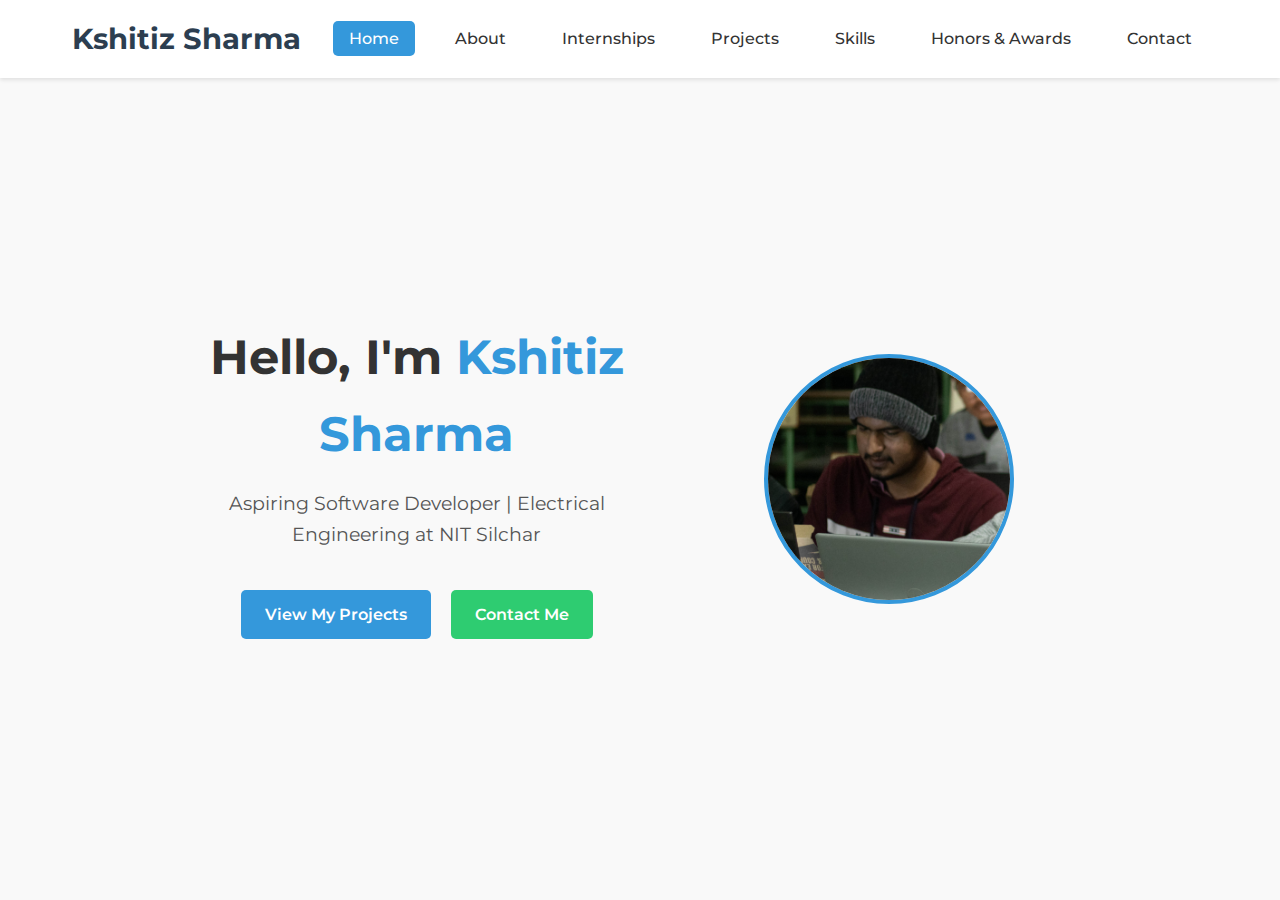
<file: index.html>
<!DOCTYPE html>
<html lang="en">
<head>
  <meta charset="UTF-8" />
  <meta name="viewport" content="width=device-width, initial-scale=1.0" />
  <title>Kshitiz Sharma | Portfolio</title>
  <link rel="stylesheet" href="css/styles.css" />
  <link href="https://fonts.googleapis.com/css2?family=Montserrat:wght@400;700&display=swap" rel="stylesheet">
</head>
<body>

  <!-- Navbar -->
  <header>
    <nav class="navbar">
      <div class="logo">Kshitiz Sharma</div>
      <div class="toggle-btn">
        <span>&#9776;</span>
      </div>
      <ul class="nav-links">
        <li><a href="index.html" class="active">Home</a></li>
        <li><a href="about.html">About</a></li>
        <li><a href="internships.html">Internships</a></li>
        <li><a href="projects.html">Projects</a></li>
        <li><a href="skills.html">Skills</a></li>
        <li><a href="honors.html">Honors & Awards</a></li>
        <li><a href="contact.html">Contact</a></li>
      </ul>
    </nav>
  </header>

  <!-- Hero Section -->
  <section class="hero">
    <div class="hero-content">
      <div class="hero-text">
        <h1>Hello, I'm <span>Kshitiz Sharma</span></h1>
        <p>Aspiring Software Developer | Electrical Engineering at NIT Silchar</p>
        <a href="projects.html" class="btn">View My Projects</a>
        <a href="contact.html" class="btn btn-secondary">Contact Me</a>
      </div>
      <div class="hero-image">
        <img src="images/kshitiz.JPG" alt="Kshitiz Sharma">
      </div>
    </div>
  </section>

  <script src="js/script.js"></script>
</body>
</html>
</file>
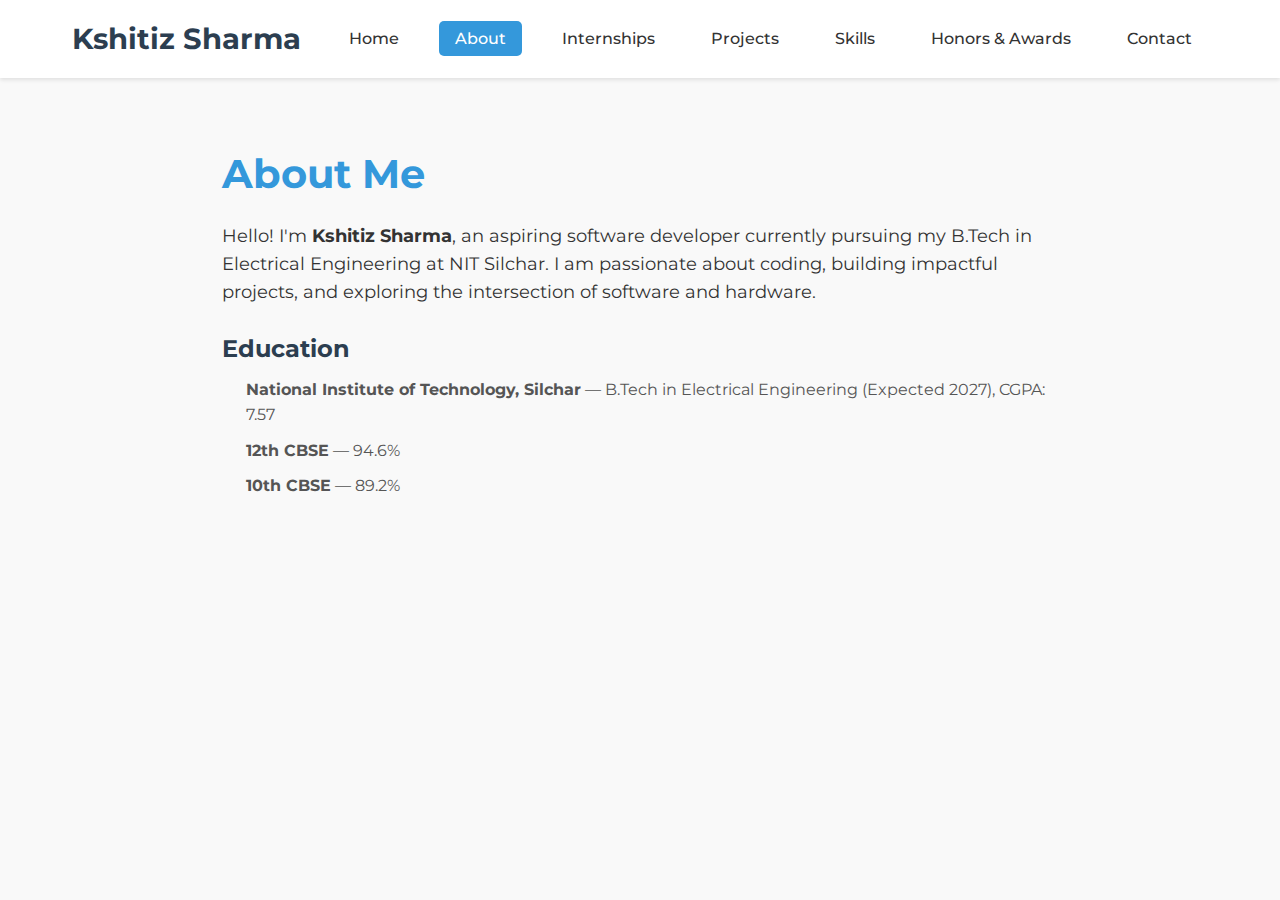
<file: about.html>
<!DOCTYPE html>
<html lang="en">
<head>
  <meta charset="UTF-8" />
  <meta name="viewport" content="width=device-width, initial-scale=1.0" />
  <title>About Me | Kshitiz Sharma</title>
  <link rel="stylesheet" href="css/styles.css" />
  <link href="https://fonts.googleapis.com/css2?family=Montserrat:wght@400;700&display=swap" rel="stylesheet">
</head>
<body>

  <!-- Navbar -->
  <header>
    <nav class="navbar">
      <div class="logo">Kshitiz Sharma</div>
      <div class="toggle-btn">
        <span>&#9776;</span>
      </div>
      <ul class="nav-links">
        <li><a href="index.html">Home</a></li>
        <li><a href="about.html" class="active">About</a></li>
        <li><a href="internships.html">Internships</a></li>
        <li><a href="projects.html">Projects</a></li>
        <li><a href="skills.html">Skills</a></li>
        <li><a href="honors.html">Honors & Awards</a></li>
        <li><a href="contact.html">Contact</a></li>
      </ul>
    </nav>
  </header>

  <!-- About Section -->
  <section class="about">
    <div class="container">
      <h1>About Me</h1>
      <p>Hello! I'm <strong>Kshitiz Sharma</strong>, an aspiring software developer currently pursuing my B.Tech in Electrical Engineering at NIT Silchar. I am passionate about coding, building impactful projects, and exploring the intersection of software and hardware.</p>

      <h2>Education</h2>
      <ul>
        <li><strong>National Institute of Technology, Silchar</strong> — B.Tech in Electrical Engineering (Expected 2027), CGPA: 7.57</li>
        <li><strong>12th CBSE</strong> — 94.6%</li>
        <li><strong>10th CBSE</strong> — 89.2%</li>
      </ul>
    </div>
  </section>

  <script src="js/script.js"></script>
</body>
</html>
</file>
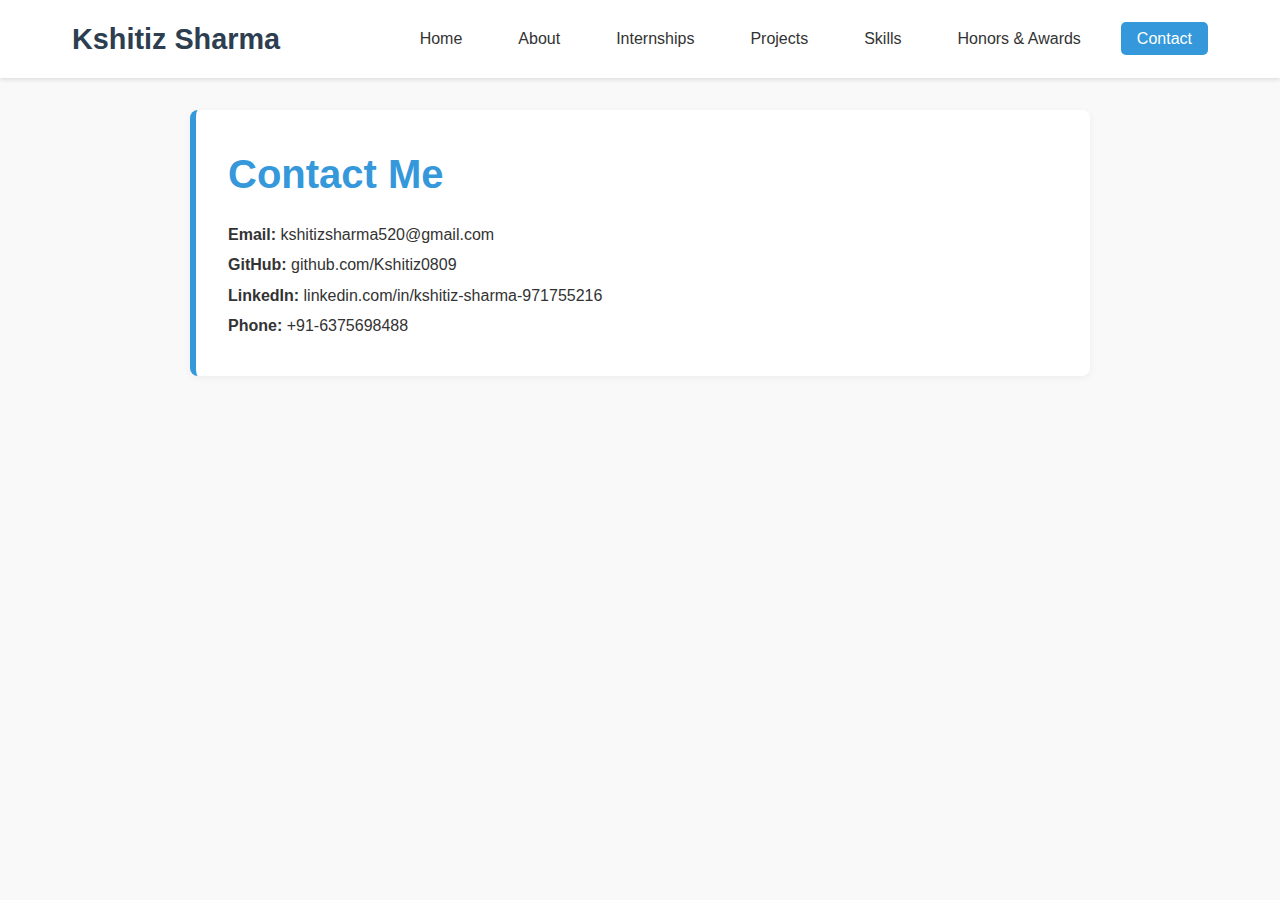
<file: contact.html>
<!DOCTYPE html>
<html lang="en">
<head>
  <meta charset="UTF-8" />
  <meta name="viewport" content="width=device-width, initial-scale=1.0"/>
  <title>Contact | Kshitiz Sharma</title>
  <link rel="stylesheet" href="css/styles.css"/>
</head>
<body>
  <header>
    <nav class="navbar">
      <div class="logo">Kshitiz Sharma</div>
      <div class="toggle-btn"><span>&#9776;</span></div>
      <ul class="nav-links">
        <li><a href="index.html">Home</a></li>
        <li><a href="about.html">About</a></li>
        <li><a href="internships.html">Internships</a></li>
        <li><a href="projects.html">Projects</a></li>
        <li><a href="skills.html">Skills</a></li>
        <li><a href="honors.html">Honors & Awards</a></li>
        <li><a href="contact.html" class="active">Contact</a></li>
      </ul>
    </nav>
  </header>

  <section class="about internship">
    <h1>Contact Me</h1>
    <p><strong>Email:</strong> <a href="mailto:kshitizsharma520@gmail.com">kshitizsharma520@gmail.com</a></p>
    <p><strong>GitHub:</strong> <a href="https://github.com/Kshitiz0809" target="_blank">github.com/Kshitiz0809</a></p>
    <p><strong>LinkedIn:</strong> <a href="https://linkedin.com/in/kshitiz-sharma-971755216" target="_blank">linkedin.com/in/kshitiz-sharma-971755216</a></p>
    <p><strong>Phone:</strong> +91-6375698488</p>
  </section>

  <script src="js/script.js"></script>
</body>
</html>
</file>
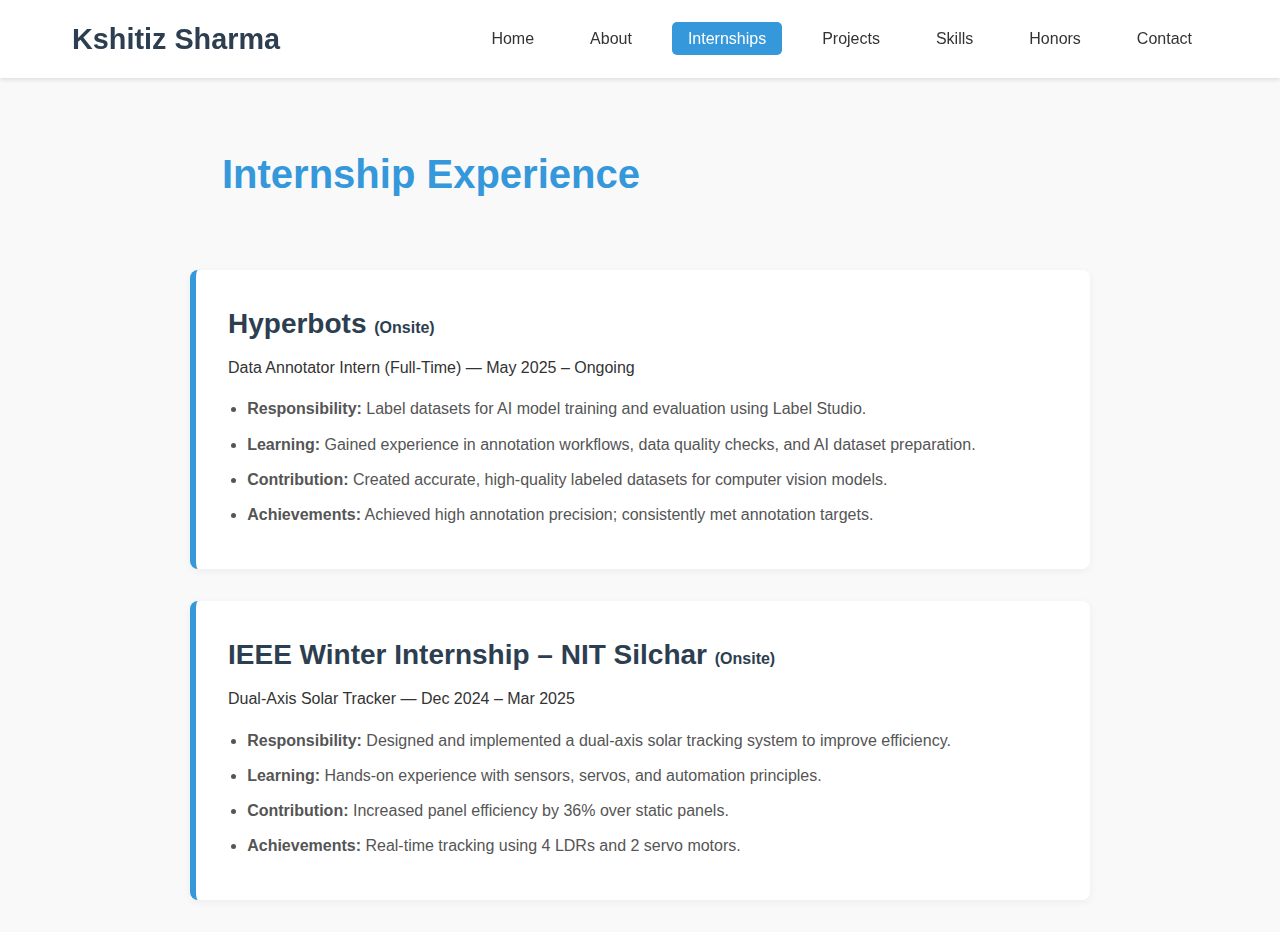
<file: internships.html>
<!DOCTYPE html>
<html lang="en">
<head>
  <meta charset="UTF-8" />
  <meta name="viewport" content="width=device-width, initial-scale=1.0"/>
  <title>Internships | Kshitiz Sharma</title>
  <link rel="stylesheet" href="css/styles.css" />
</head>
<body>

  <!-- Header -->
  <header>
    <nav class="navbar">
      <div class="logo">Kshitiz Sharma</div>
      <div class="toggle-btn">&#9776;</div>
      <ul class="nav-links">
        <li><a href="index.html">Home</a></li>
        <li><a href="about.html">About</a></li>
        <li><a href="internships.html" class="active">Internships</a></li>
        <li><a href="projects.html">Projects</a></li>
        <li><a href="skills.html">Skills</a></li>
        <li><a href="honors.html">Honors</a></li>
        <li><a href="contact.html">Contact</a></li>
      </ul>
    </nav>
  </header>

  <!-- Internships Section -->
  <section class="section internships">
    <div class="container">
      <h1 class="internbhau">Internship Experience</h1>

      <div class="internship">
        <h2>Hyperbots <span class="location">(Onsite)</span></h2>
        <p class="role">Data Annotator Intern (Full-Time) — <span class="date">May 2025 – Ongoing</span></p>
        <ul>
          <li><strong>Responsibility:</strong> Label datasets for AI model training and evaluation using Label Studio.</li>
          <li><strong>Learning:</strong> Gained experience in annotation workflows, data quality checks, and AI dataset preparation.</li>
          <li><strong>Contribution:</strong> Created accurate, high-quality labeled datasets for computer vision models.</li>
          <li><strong>Achievements:</strong> Achieved high annotation precision; consistently met annotation targets.</li>
        </ul>
      </div>

      <div class="internship">
        <h2>IEEE Winter Internship – NIT Silchar <span class="location">(Onsite)</span></h2>
        <p class="role">Dual-Axis Solar Tracker — <span class="date">Dec 2024 – Mar 2025</span></p>
        <ul>
          <li><strong>Responsibility:</strong> Designed and implemented a dual-axis solar tracking system to improve efficiency.</li>
          <li><strong>Learning:</strong> Hands-on experience with sensors, servos, and automation principles.</li>
          <li><strong>Contribution:</strong> Increased panel efficiency by 36% over static panels.</li>
          <li><strong>Achievements:</strong> Real-time tracking using 4 LDRs and 2 servo motors.</li>
        </ul>
      </div>
    </div>
  </section>

  <!-- Script -->
  <script src="js/script.js"></script>
</body>
</html>
</file>
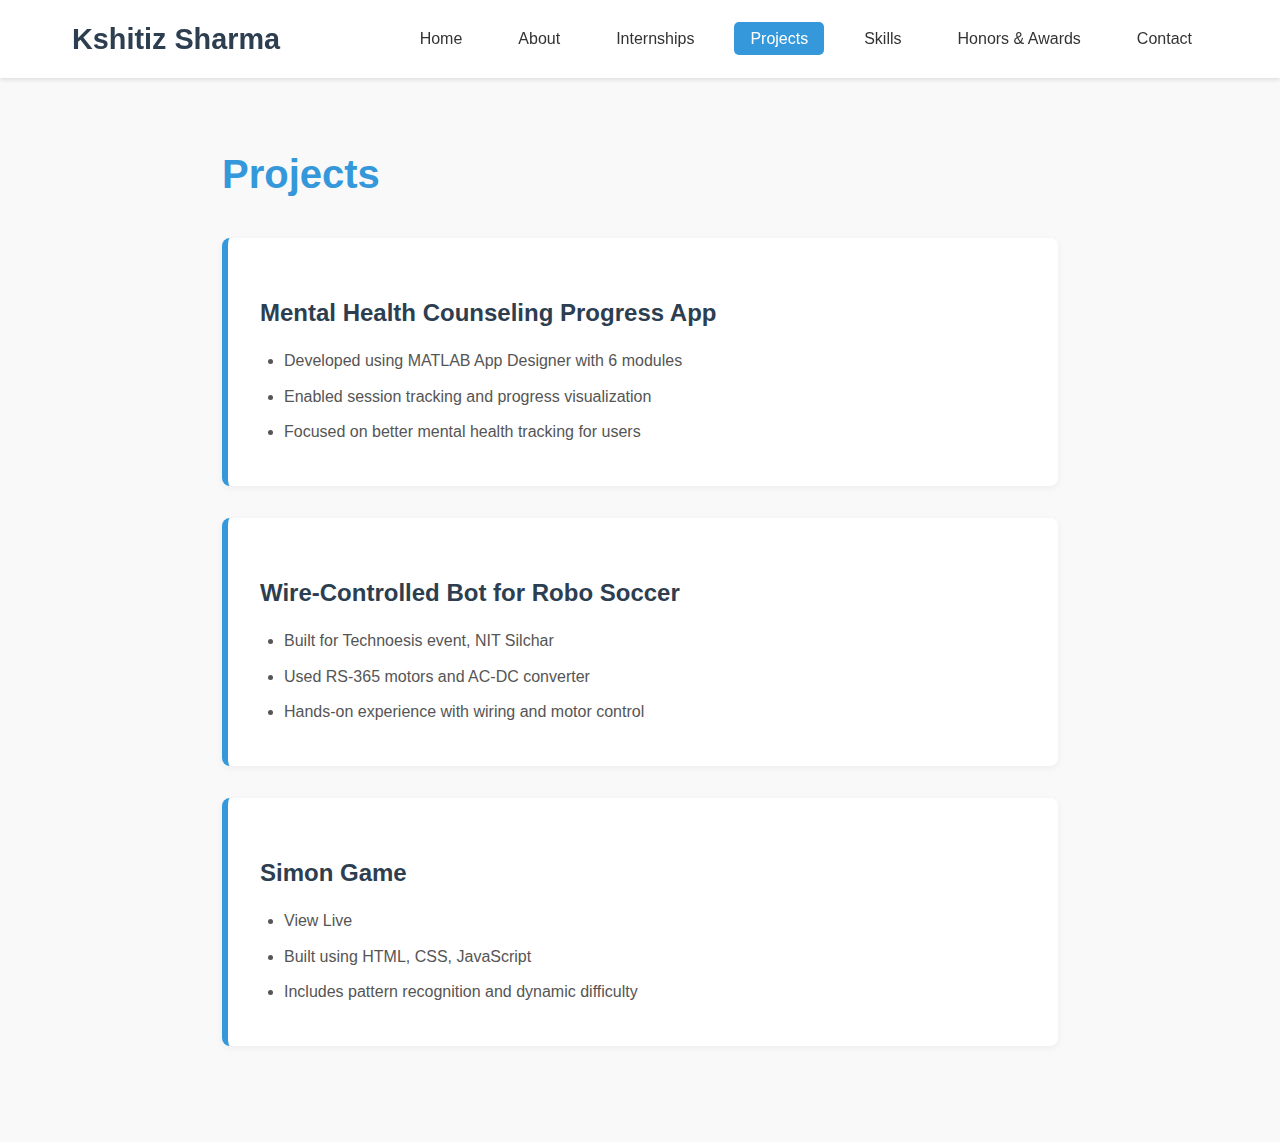
<file: projects.html>
<!DOCTYPE html>
<html lang="en">
<head>
  <meta charset="UTF-8" />
  <meta name="viewport" content="width=device-width, initial-scale=1.0"/>
  <title>Projects | Kshitiz Sharma</title>
  <link rel="stylesheet" href="css/styles.css"/>
</head>
<body>
  <header>
    <nav class="navbar">
      <div class="logo">Kshitiz Sharma</div>
      <div class="toggle-btn"><span>&#9776;</span></div>
      <ul class="nav-links">
        <li><a href="index.html">Home</a></li>
        <li><a href="about.html">About</a></li>
        <li><a href="internships.html">Internships</a></li>
        <li><a href="projects.html" class="active">Projects</a></li>
        <li><a href="skills.html">Skills</a></li>
        <li><a href="honors.html">Honors & Awards</a></li>
        <li><a href="contact.html">Contact</a></li>
      </ul>
    </nav>
  </header>

  <section class="about">
    <h1>Projects</h1>
    <section class = "internship">
        <h2>Mental Health Counseling Progress App</h2>
        <ul>
            <li>Developed using MATLAB App Designer with 6 modules</li>
            <li>Enabled session tracking and progress visualization</li>
            <li>Focused on better mental health tracking for users</li>
        </ul>
    </section>
    <section  class = "internship">
        <h2>Wire-Controlled Bot for Robo Soccer</h2>
        <ul>
            <li>Built for Technoesis event, NIT Silchar</li>
            <li>Used RS-365 motors and AC-DC converter</li>
            <li>Hands-on experience with wiring and motor control</li>
        </ul>
    </section>
    <section  class = "internship">
        <h2>Simon Game</h2>
        <ul>
        <li><a href="https://kshitiz0809.github.io/SimonGame/" target="_blank">View Live</a></li>
        <li>Built using HTML, CSS, JavaScript</li>
        <li>Includes pattern recognition and dynamic difficulty</li>
        </ul>
    </section>
  </section>

  <script src="js/script.js"></script>
</body>
</html>
</file>
<file: css/styles.css>
/* Global Styles */
* {
  margin: 0;
  padding: 0;
  box-sizing: border-box;
}

body {
  font-family: 'Montserrat', sans-serif;
  background-color: #f9f9f9;
  color: #333;
  line-height: 1.6;
}

a {
  text-decoration: none;
  color: inherit;
}

ul {
  list-style: none;
}

/* Navbar */
header {
  background-color: #ffffff;
  box-shadow: 0 2px 4px rgba(0,0,0,0.1);
  position: sticky;
  top: 0;
  z-index: 1000;
}

.navbar {
  display: flex;
  justify-content: space-between;
  align-items: center;
  max-width: 1200px;
  margin: 0 auto;
  padding: 1rem 2rem;
}

.logo {
  font-weight: 700;
  font-size: 1.8rem;
  color: #2c3e50;
}

.nav-links {
  display: flex;
  gap: 1.5rem;
}

.nav-links li a {
  font-weight: 500;
  padding: 0.5rem 1rem;
  border-radius: 5px;
  transition: background-color 0.3s ease;
}

.nav-links li a:hover,
.nav-links li a.active {
  background-color: #3498db;
  color: #fff;
}

/* Hamburger Icon */
.toggle-btn {
  display: none;
  font-size: 1.8rem;
  cursor: pointer;
}

@media (max-width: 768px) {
  .toggle-btn {
    display: block;
  }

  .nav-links {
    flex-direction: column;
    align-items: flex-start;
    width: 100%;
    display: none;
  }

  .nav-links.show {
    display: flex;
  }

  .nav-links li {
    width: 100%;
  }

  .nav-links li a {
    width: 100%;
    text-align: left;
  }
}

/* Hero Section */
.hero {
  display: flex;
  align-items: center;
  justify-content: center;
  height: 90vh;
  padding: 2rem;
}

.hero-content {
  display: flex;
  align-items: center;
  justify-content: center;
  flex-wrap: wrap;
  gap: 2rem;
  max-width: 1000px;
  text-align: center;
}

.hero-text {
  flex: 1 1 300px;
}

.hero-text h1 {
  font-size: 3rem;
  font-weight: 700;
  margin-bottom: 1rem;
}

.hero-text h1 span {
  color: #3498db;
}

.hero-text p {
  font-size: 1.2rem;
  margin-bottom: 2rem;
  color: #555;
}

.hero-image {
  flex: 1 1 250px;
}

.hero-image img {
  width: 250px;
  height: 250px;
  object-fit: cover;
  border-radius: 50%;
  border: 4px solid #3498db;
}

.btn {
  display: inline-block;
  background-color: #3498db;
  color: #fff;
  padding: 0.75rem 1.5rem;
  border-radius: 5px;
  margin: 0.5rem;
  font-weight: 600;
  transition: background-color 0.3s ease;
}

.btn:hover {
  background-color: #2980b9;
}

.btn-secondary {
  background-color: #2ecc71;
}

.btn-secondary:hover {
  background-color: #27ae60;
}

/* Responsive Adjustments */
@media (max-width: 768px) {
  .hero-content {
    flex-direction: column;
  }

  .hero-text h1 {
    font-size: 2.5rem;
  }
}

/* About Page */
.about {
  max-width: 900px;
  margin: 2rem auto;
  padding: 2rem;
}

.about h1 {
  font-size: 2.5rem;
  color: #3498db;
  margin-bottom: 1rem;
}

.about p {
  font-size: 1.1rem;
  margin-bottom: 1.5rem;
}

.about h2 {
  font-size: 2rem;
  color: #2c3e50;
  margin-top: 2rem;
  margin-bottom: 1rem;
}

.about ul {
  padding-left: 1.2rem;
}

.about ul li {
  margin-bottom: 0.75rem;
}

/* Internship Page */
.location{
  font-size: 1rem;
}
.internship {
  max-width: 900px;
  margin: 2rem auto;
  padding: 2rem;
  background-color: #fff;
  border-left: 6px solid #3498db;
  box-shadow: 0 2px 8px rgba(0, 0, 0, 0.05);
  border-radius: 8px;
  margin-bottom: 2rem;
}

.internship h2 {
  color: #2c3e50;
  font-size: 1.75rem;
  margin-bottom: 0.5rem;
}

.internship p {
  font-size: 1rem;
  margin: 0.3rem 0;
}

.internship ul {
  margin-top: 1rem;
  padding-left: 1.2rem;
}

.internship ul li {
  list-style-type: disc;
  margin-bottom: 0.6rem;
  color: #555;
}
.internbhau {
  max-width: 900px;
  margin: 2rem auto;
  padding: 2rem;
  font-size: 2.5rem;
  color: #3498db;
  margin-bottom: 1rem;
}
.about h2 {
  font-size: 1.5rem;
  color: #2c3e50;
  margin-top: 1.5rem;
  margin-bottom: 0.5rem;
}

.about ul {
  padding-left: 1.5rem;
}

.about ul li {
  margin-bottom: 0.6rem;
  color: #555;
}
</file>
